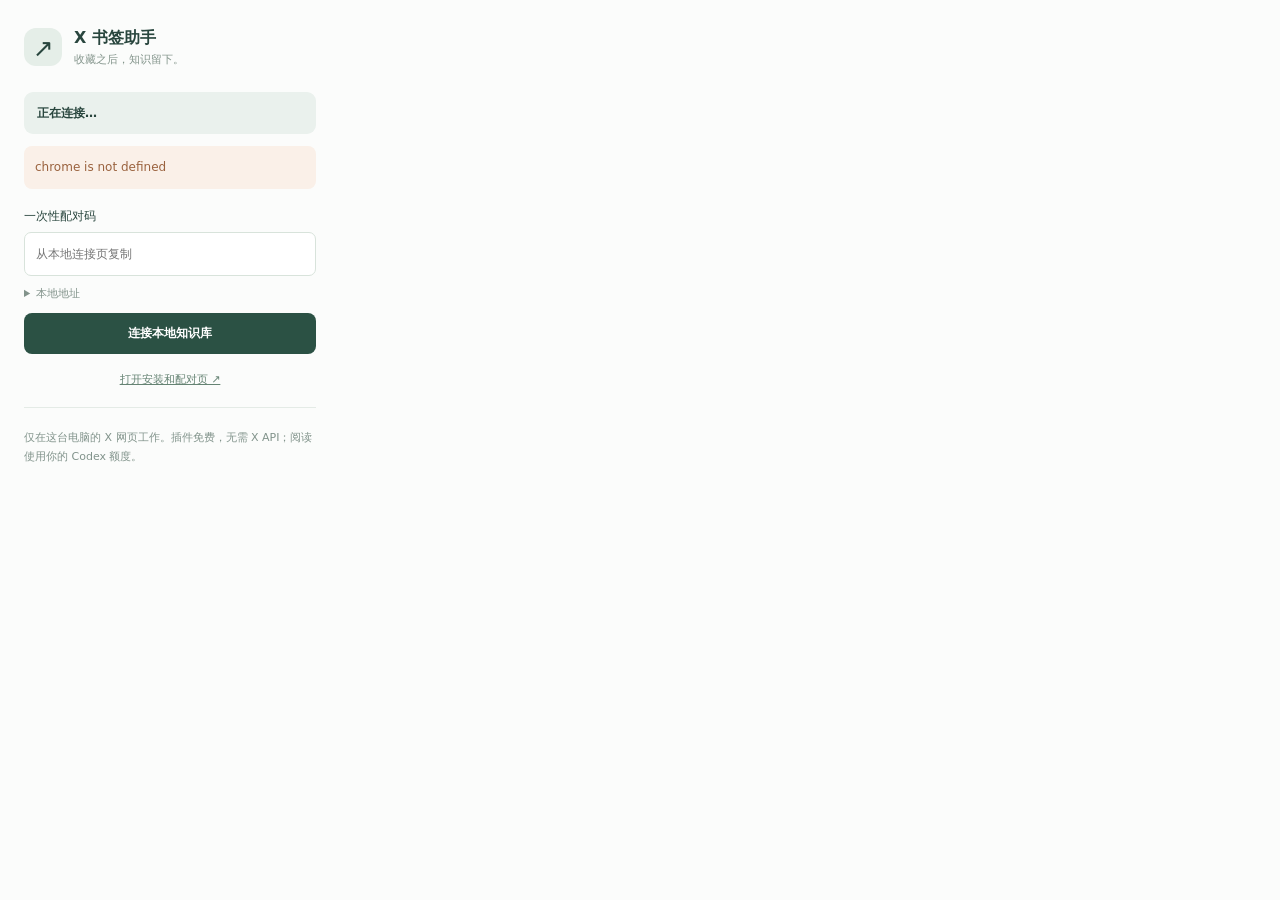
<file: xsecondbrain/browser_extension/popup.html>
<!doctype html><html lang="zh-CN"><head><meta charset="utf-8"><meta name="viewport" content="width=device-width,initial-scale=1"><title>X 书签助手</title><link rel="stylesheet" href="popup.css"><script defer src="popup.js"></script></head><body>
<header><span class="symbol">↗</span><div><strong>X 书签助手</strong><small>收藏之后，知识留下。</small></div></header>
<div id="state" role="status">正在连接…</div><p id="error" role="alert" hidden></p>
<form id="pair-form"><label>一次性配对码<input id="code" autocomplete="off" placeholder="从本地连接页复制" maxlength="40" required></label><details><summary>本地地址</summary><input id="base" value="http://127.0.0.1:8787" type="url" required></details><button>连接本地知识库</button><a href="http://127.0.0.1:8787/" target="_blank" rel="noopener">打开安装和配对页 ↗</a></form>
<section id="connected" hidden><label class="toggle"><input type="checkbox" id="auto" checked>我点书签后自动保存</label><button id="capture">保存当前内容</button><p class="hint">用于已经收藏过、刚展开全文的帖子。仅保存这一条已加载正文；Article 预览会标记待补全。</p><div id="stats"></div><div class="actions"><button id="retry" class="secondary">重试发送</button><button id="reconnect" class="text">重新配对</button></div></section>
<footer><p id="queue"></p><button id="clear" class="text" hidden>清空待发送内容</button><p>仅在这台电脑的 X 网页工作。插件免费，无需 X API；阅读使用你的 Codex 额度。</p></footer></body></html>
</file>
<file: xsecondbrain/browser_extension/popup.css>
:root{font-family:system-ui,"Microsoft YaHei",sans-serif;color:#29463e;background:#fbfcfb}*{box-sizing:border-box}body{width:340px;margin:0;padding:24px;font-size:12px;line-height:1.7}header{display:flex;gap:12px;align-items:center;margin-bottom:22px}.symbol{display:grid;place-items:center;background:#e5eee8;border-radius:12px;width:38px;height:38px;font-size:25px}header strong{font-size:16px}header small{display:block;color:#84958c;font-size:11px}#state{padding:11px 13px;border-radius:9px;background:#eaf1ed;font-weight:600}#error{color:#9a623e;background:#faf0e8;border-radius:8px;padding:11px;white-space:pre-wrap}label{display:block;margin:17px 0 9px}input:not([type=checkbox]){display:block;width:100%;font:inherit;padding:11px;border:1px solid #d8e3db;border-radius:7px;margin-top:6px}input:focus{outline:2px solid #98baaa;outline-offset:1px}button{border:0;border-radius:8px;padding:11px 12px;background:#2b5144;color:white;font:600 12px/1.6 system-ui;cursor:pointer;width:100%;margin:9px 0}button:disabled{opacity:.5}.secondary{background:#edf2ef;color:#3d6251}.text{background:none;color:#82938b;font-size:11px;font-weight:400;padding:4px;width:auto;margin:3px 0}a{display:block;text-align:center;color:#658373;font-size:11px;margin:8px 0}details{font-size:11px;color:#82938b}.toggle{display:flex;gap:8px;align-items:center}.hint,footer{font-size:11px;color:#81938b}.actions{display:flex;gap:17px;align-items:center}.actions button{width:auto}.hint{margin-top:0;line-height:1.8}#stats{padding:11px 0;color:#577564}footer{border-top:1px solid #e4ebe6;margin-top:17px;padding-top:10px}#queue{font-weight:600;margin-bottom:0}[hidden]{display:none!important}
</file>
